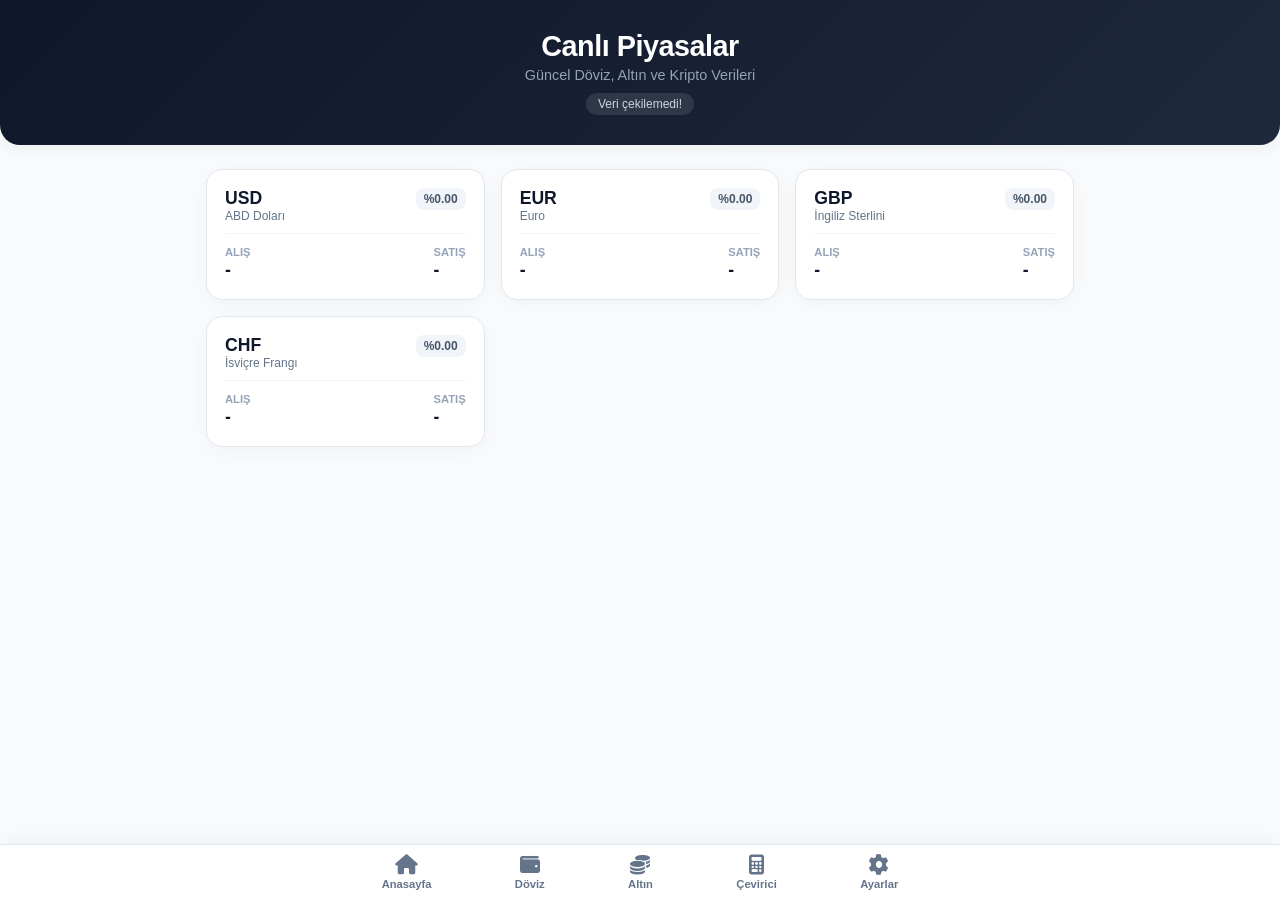
<file: index.html>
<!DOCTYPE html>
<html lang="tr">
<head>
    <meta charset="UTF-8">
    <meta name="viewport" content="width=device-width, initial-scale=1.0">
    <title>Döviz ve Finans Takip</title>
    <link rel="stylesheet" href="https://cdnjs.cloudflare.com/ajax/libs/font-awesome/6.5.1/css/all.min.css">
    <link rel="stylesheet" href="style.css">
    <link rel="manifest" href="manifest.json">
</head>
<body>

    <div id="header">
        <h2>Canlı Piyasalar</h2>
        <p>Güncel Döviz, Altın ve Kripto Verileri</p>
        <span id="update-time"><i class="fa-regular fa-clock"></i> Yükleniyor...</span>
    </div>

    <div id="container">

        <!-- DÖVİZLER -->
        <div class="card" id="card-USD">
            <div class="card-header">
                <div>
                    <h3>USD</h3>
                    <p>ABD Doları</p>
                </div>
                <span class="badge" id="USD-change">%0.00</span>
            </div>
            <div class="card-body">
                <div class="price-box">
                    <span>Alış</span>
                    <strong id="USD-buying">-</strong>
                </div>
                <div class="price-box">
                    <span>Satış</span>
                    <strong id="USD-selling">-</strong>
                </div>
            </div>
        </div>

        <div class="card" id="card-EUR">
            <div class="card-header">
                <div>
                    <h3>EUR</h3>
                    <p>Euro</p>
                </div>
                <span class="badge" id="EUR-change">%0.00</span>
            </div>
            <div class="card-body">
                <div class="price-box">
                    <span>Alış</span>
                    <strong id="EUR-buying">-</strong>
                </div>
                <div class="price-box">
                    <span>Satış</span>
                    <strong id="EUR-selling">-</strong>
                </div>
            </div>
        </div>

        <div class="card" id="card-GBP">
            <div class="card-header">
                <div>
                    <h3>GBP</h3>
                    <p>İngiliz Sterlini</p>
                </div>
                <span class="badge" id="GBP-change">%0.00</span>
            </div>
            <div class="card-body">
                <div class="price-box">
                    <span>Alış</span>
                    <strong id="GBP-buying">-</strong>
                </div>
                <div class="price-box">
                    <span>Satış</span>
                    <strong id="GBP-selling">-</strong>
                </div>
            </div>
        </div>

        <div class="card" id="card-CHF">
            <div class="card-header">
                <div>
                    <h3>CHF</h3>
                    <p>İsviçre Frangı</p>
                </div>
                <span class="badge" id="CHF-change">%0.00</span>
            </div>
            <div class="card-body">
                <div class="price-box">
                    <span>Alış</span>
                    <strong id="CHF-buying">-</strong>
                </div>
                <div class="price-box">
                    <span>Satış</span>
                    <strong id="CHF-selling">-</strong>
                </div>
            </div>
        </div>

        <!-- ALTIN ÇEŞİTLERİ -->
        

    </div>

    <div id="nav">
    <ul>
        <li>
            <a href="index.html">
                <i class="fa-solid fa-house"></i>
                <span>Anasayfa</span>
            </a>
        </li>
        <li>
                <a href="index.html">
                    <i class="fa-solid fa-wallet"></i>
                    <span>Döviz</span>
                </a>
            </li>
            <li>
                <a  href="altin.html">
                    <i class="fa-solid fa-coins"></i>
                    <span>Altın</span>
                </a>
            </li>
            <li>
                <a href="donusturucu.html">
                    <i class="fa-solid fa-calculator"></i>
                    <span>Çevirici</span>
                </a>
            </li>
            <li>
                <a href="ayarlar.html">
                    <i class="fa-solid fa-gear"></i>
                    <span>Ayarlar</span>
                </a>
            </li>
        </ul>
    </div>

    <script src="app.js"></script>

</body>
</html>
</file>
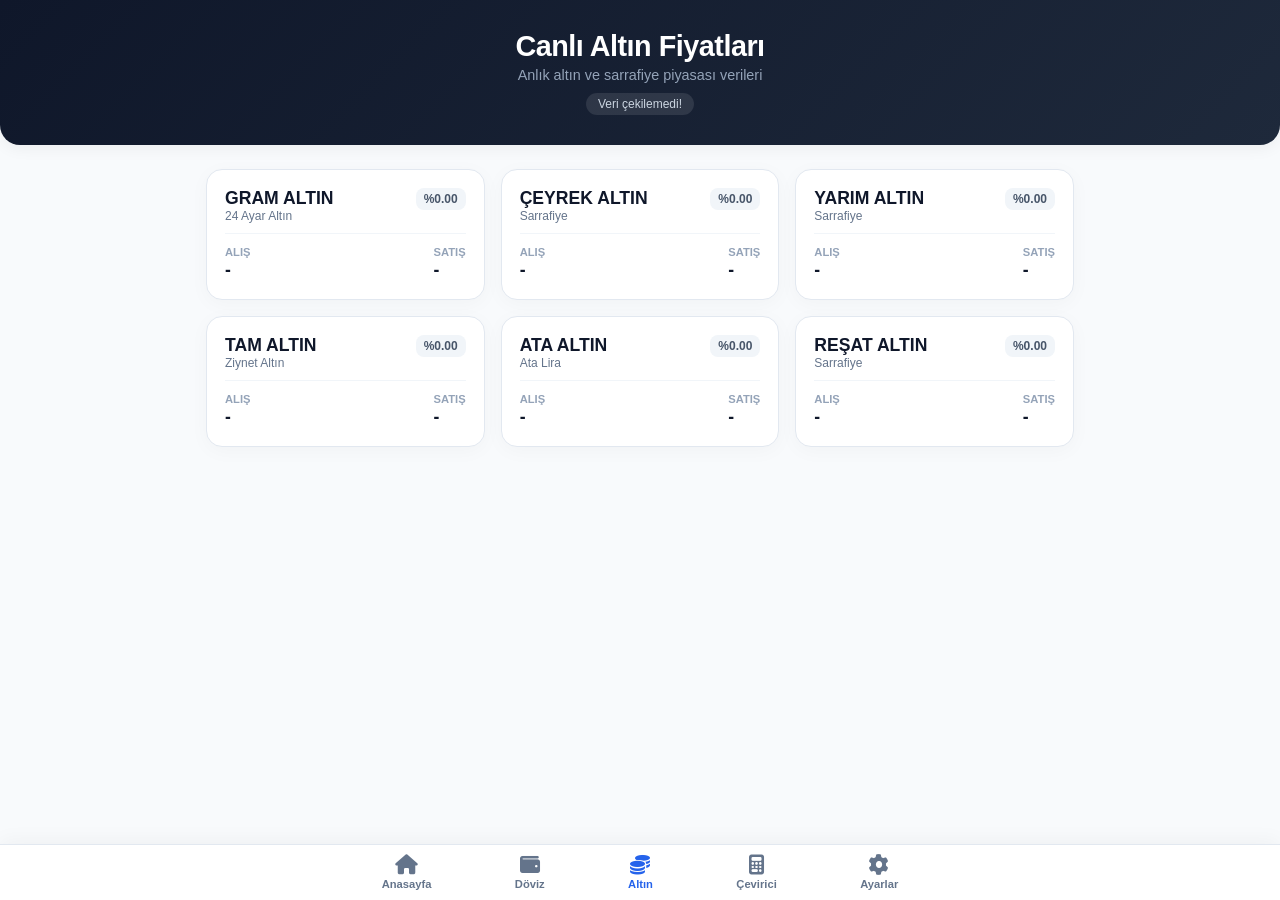
<file: altin.html>
<!DOCTYPE html>
<html lang="tr">
<head>
    <meta charset="UTF-8">
    <meta name="viewport" content="width=device-width, initial-scale=1.0">
    <title>Altın Fiyatları</title>
    <link rel="stylesheet" href="https://cdnjs.cloudflare.com/ajax/libs/font-awesome/6.5.1/css/all.min.css">
    <link rel="stylesheet" href="style.css">
</head>
<body>

    <div id="header">
        <h2>Canlı Altın Fiyatları</h2>
        <p>Anlık altın ve sarrafiye piyasası verileri</p>
        <span id="update-time"><i class="fa-regular fa-clock"></i> Yükleniyor...</span>
    </div>

    <div id="container">

        <!-- GRAM ALTIN -->
        <div class="card" id="card-GRA">
            <div class="card-header">
                <div>
                    <h3>GRAM ALTIN</h3>
                    <p>24 Ayar Altın</p>
                </div>
                <span class="badge" id="GRA-change">%0.00</span>
            </div>
            <div class="card-body">
                <div class="price-box">
                    <span>Alış</span>
                    <strong id="GRA-buying">-</strong>
                </div>
                <div class="price-box">
                    <span>Satış</span>
                    <strong id="GRA-selling">-</strong>
                </div>
            </div>
        </div>

        <!-- ÇEYREK ALTIN -->
        <div class="card" id="card-CEY">
            <div class="card-header">
                <div>
                    <h3>ÇEYREK ALTIN</h3>
                    <p>Sarrafiye</p>
                </div>
                <span class="badge" id="CEY-change">%0.00</span>
            </div>
            <div class="card-body">
                <div class="price-box">
                    <span>Alış</span>
                    <strong id="CEY-buying">-</strong>
                </div>
                <div class="price-box">
                    <span>Satış</span>
                    <strong id="CEY-selling">-</strong>
                </div>
            </div>
        </div>

        <!-- YARIM ALTIN -->
        <div class="card" id="card-YAR">
            <div class="card-header">
                <div>
                    <h3>YARIM ALTIN</h3>
                    <p>Sarrafiye</p>
                </div>
                <span class="badge" id="YAR-change">%0.00</span>
            </div>
            <div class="card-body">
                <div class="price-box">
                    <span>Alış</span>
                    <strong id="YAR-buying">-</strong>
                </div>
                <div class="price-box">
                    <span>Satış</span>
                    <strong id="YAR-selling">-</strong>
                </div>
            </div>
        </div>

        <!-- TAM ALTIN -->
        <div class="card" id="card-TAM">
            <div class="card-header">
                <div>
                    <h3>TAM ALTIN</h3>
                    <p>Ziynet Altın</p>
                </div>
                <span class="badge" id="TAM-change">%0.00</span>
            </div>
            <div class="card-body">
                <div class="price-box">
                    <span>Alış</span>
                    <strong id="TAM-buying">-</strong>
                </div>
                <div class="price-box">
                    <span>Satış</span>
                    <strong id="TAM-selling">-</strong>
                </div>
            </div>
        </div>

        <!-- ATA ALTIN -->
        <div class="card" id="card-ATA">
            <div class="card-header">
                <div>
                    <h3>ATA ALTIN</h3>
                    <p>Ata Lira</p>
                </div>
                <span class="badge" id="ATA-change">%0.00</span>
            </div>
            <div class="card-body">
                <div class="price-box">
                    <span>Alış</span>
                    <strong id="ATA-buying">-</strong>
                </div>
                <div class="price-box">
                    <span>Satış</span>
                    <strong id="ATA-selling">-</strong>
                </div>
            </div>
        </div>

        <!-- REŞAT ALTIN -->
        <div class="card" id="card-RES">
            <div class="card-header">
                <div>
                    <h3>REŞAT ALTIN</h3>
                    <p>Sarrafiye</p>
                </div>
                <span class="badge" id="RES-change">%0.00</span>
            </div>
            <div class="card-body">
                <div class="price-box">
                    <span>Alış</span>
                    <strong id="RES-buying">-</strong>
                </div>
                <div class="price-box">
                    <span>Satış</span>
                    <strong id="RES-selling">-</strong>
                </div>
            </div>
        </div>

    </div>

    <!-- Ortak Navigasyon Menüsü -->
    <div id="nav">
        <ul>
            <li><a href="index.html"><i class="fa-solid fa-house"></i><span>Anasayfa</span></a></li>
            <li><a href="doviz.html"><i class="fa-solid fa-wallet"></i><span>Döviz</span></a></li>
            <li><a href="altin.html" class="active"><i class="fa-solid fa-coins"></i><span>Altın</span></a></li>
            <li><a href="donusturucu.html"><i class="fa-solid fa-calculator"></i><span>Çevirici</span></a></li>
            <li><a href="ayarlar.html"><i class="fa-solid fa-gear"></i><span>Ayarlar</span></a></li>
        </ul>
    </div>

    <script src="app.js"></script>
</body>
</html>
</file>
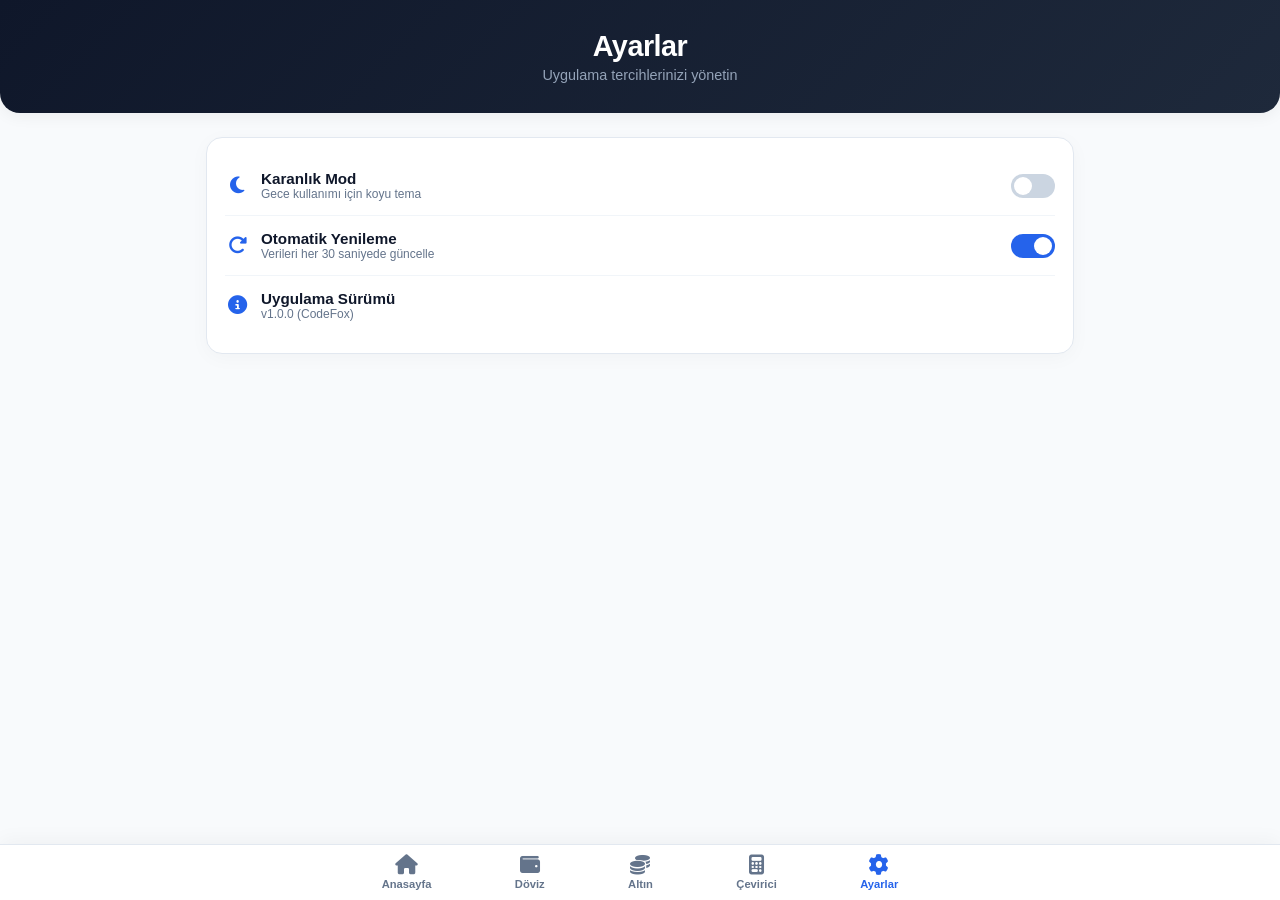
<file: ayarlar.html>
<!DOCTYPE html>
<html lang="tr">
<head>
    <meta charset="UTF-8">
    <meta name="viewport" content="width=device-width, initial-scale=1.0">
    <title>Ayarlar</title>
    <link rel="stylesheet" href="https://cdnjs.cloudflare.com/ajax/libs/font-awesome/6.5.1/css/all.min.css">
    <link rel="stylesheet" href="style.css">
</head>
<body>

    <div id="header">
        <h2>Ayarlar</h2>
        <p>Uygulama tercihlerinizi yönetin</p>
    </div>

    <div id="container">
        <div class="card settings-card">
            
            <div class="setting-item">
                <div class="setting-info">
                    <i class="fa-solid fa-moon"></i>
                    <div>
                        <h4>Karanlık Mod</h4>
                        <p>Gece kullanımı için koyu tema</p>
                    </div>
                </div>
                <label class="switch">
                    <input type="checkbox" id="dark-mode-toggle">
                    <span class="slider round"></span>
                </label>
            </div>

            <div class="setting-item">
                <div class="setting-info">
                    <i class="fa-solid fa-rotate-right"></i>
                    <div>
                        <h4>Otomatik Yenileme</h4>
                        <p>Verileri her 30 saniyede güncelle</p>
                    </div>
                </div>
                <label class="switch">
                    <input type="checkbox" id="auto-refresh-toggle" checked>
                    <span class="slider round"></span>
                </label>
            </div>

            <div class="setting-item">
                <div class="setting-info">
                    <i class="fa-solid fa-circle-info"></i>
                    <div>
                        <h4>Uygulama Sürümü</h4>
                        <p>v1.0.0 (CodeFox)</p>
                    </div>
                </div>
            </div>

        </div>
    </div>

    <!-- Ortak Navigasyon -->
    <div id="nav">
        <ul>
            <li><a href="index.html"><i class="fa-solid fa-house"></i><span>Anasayfa</span></a></li>
            <li><a href="doviz.html"><i class="fa-solid fa-wallet"></i><span>Döviz</span></a></li>
            <li><a href="altin.html"><i class="fa-solid fa-coins"></i><span>Altın</span></a></li>
            <li><a href="donusturucu.html"><i class="fa-solid fa-calculator"></i><span>Çevirici</span></a></li>
            <li><a href="ayarlar.html" class="active"><i class="fa-solid fa-gear"></i><span>Ayarlar</span></a></li>
        </ul>
    </div>
    <script src="app.js"></script>
</body>
</html>
</file>
<file: style.css>
/* ==========================================
   1. GENEL SIFIRLAMA VE TEMEL STİLLER
   ========================================== */
* {
    margin: 0;
    padding: 0;
    box-sizing: border-box;
    font-family: 'Segoe UI', Roboto, Helvetica, Arial, sans-serif;
}

body {
    background-color: #f8fafc;
    color: #0f172a;
    padding-bottom: 90px; /* Alt navigasyon menüsünün içeriği kapatmaması için */
    min-height: 100vh;
}

/* ==========================================
   2. HEADER (ÜST BİLGİ ALANI)
   ========================================== */
#header {
    background: linear-gradient(135deg, #0f172a 0%, #1e293b 100%);
    color: #ffffff;
    text-align: center;
    padding: 30px 20px;
    border-bottom-left-radius: 20px;
    border-bottom-right-radius: 20px;
    margin-bottom: 24px;
    box-shadow: 0 4px 15px rgba(0, 0, 0, 0.05);
}

#header h2 {
    font-size: 1.8rem;
    font-weight: 700;
    letter-spacing: -0.5px;
}

#header p {
    font-size: 0.9rem;
    color: #94a3b8;
    margin-top: 4px;
}

#update-time {
    display: inline-block;
    margin-top: 10px;
    font-size: 0.75rem;
    background: rgba(255, 255, 255, 0.1);
    padding: 4px 12px;
    border-radius: 12px;
    color: #cbd5e1;
}

/* ==========================================
   3. ANA KAPSAYICI (GRID DÜZENİ)
   ========================================== */
#container {
    max-width: 900px;
    margin: 0 auto 30px auto;
    padding: 0 16px;
    display: grid;
    grid-template-columns: repeat(auto-fit, minmax(260px, 1fr));
    gap: 16px;
}

/* ==========================================
   4. KART TASARIMLARI (DÖVİZ & ALTIN)
   ========================================== */
.card {
    background-color: #ffffff;
    border-radius: 16px;
    padding: 18px;
    box-shadow: 0 4px 20px rgba(0, 0, 0, 0.03);
    border: 1px solid #e2e8f0;
    display: flex;
    flex-direction: column;
    justify-content: space-between;
    transition: transform 0.2s ease, box-shadow 0.2s ease;
}

.card:hover {
    transform: translateY(-2px);
    box-shadow: 0 8px 25px rgba(0, 0, 0, 0.06);
}

.card-header {
    display: flex;
    justify-content: space-between;
    align-items: flex-start;
    border-bottom: 1px solid #f1f5f9;
    padding-bottom: 10px;
    margin-bottom: 12px;
}

.card-header h3 {
    font-size: 1.1rem;
    color: #0f172a;
    font-weight: 700;
}

.card-header p {
    font-size: 0.75rem;
    color: #64748b;
}

/* Yüzde Değişim Rozetleri */
.badge {
    font-size: 0.75rem;
    font-weight: 700;
    padding: 4px 8px;
    border-radius: 8px;
    background-color: #f1f5f9;
    color: #475569;
}

.badge.up {
    background-color: #dcfce7;
    color: #15803d;
}

.badge.down {
    background-color: #fee2e2;
    color: #b91c1c;
}

/* Fiyat Kutuları */
.card-body {
    display: flex;
    justify-content: space-between;
    gap: 10px;
}

.price-box {
    display: flex;
    flex-direction: column;
}

.price-box span {
    font-size: 0.7rem;
    color: #94a3b8;
    text-transform: uppercase;
    font-weight: 600;
}

.price-box strong {
    font-size: 1.1rem;
    color: #0f172a;
    margin-top: 2px;
}

/* ==========================================
   5. DÖVİZ ÇEVİRİCİ SAYFASI (donusturucu.html)
   ========================================== */
.converter-card {
    grid-column: 1 / -1;
}

.converter-body {
    display: flex;
    flex-direction: column;
    gap: 16px;
}

.field-group {
    display: flex;
    flex-direction: column;
    gap: 6px;
}

.field-group label {
    font-size: 0.8rem;
    color: #64748b;
    font-weight: 600;
}

.field-group input, 
.field-group select {
    padding: 14px;
    border: 1px solid #cbd5e1;
    border-radius: 12px;
    font-size: 1rem;
    font-weight: 600;
    color: #0f172a;
    background-color: #f8fafc;
    outline: none;
    transition: border-color 0.2s ease;
}

.field-group input:focus, 
.field-group select:focus {
    border-color: #2563eb;
}

.swap-btn {
    align-self: center;
    background-color: #e2e8f0;
    width: 42px;
    height: 42px;
    border-radius: 50%;
    display: flex;
    align-items: center;
    justify-content: center;
    color: #334155;
    cursor: pointer;
    transition: background-color 0.2s ease, transform 0.2s ease;
}

.swap-btn:hover {
    background-color: #cbd5e1;
    transform: rotate(180deg);
}

.result-box {
    margin-top: 8px;
    padding: 16px;
    background-color: #eff6ff;
    border-radius: 12px;
    text-align: center;
    border: 1px solid #bfdbfe;
}

.result-box span {
    font-size: 0.8rem;
    color: #3b82f6;
    font-weight: 600;
}

.result-box h2 {
    color: #1d4ed8;
    font-size: 1.8rem;
    margin-top: 4px;
}

/* ==========================================
   6. AYARLAR SAYFASI (ayarlar.html)
   ========================================== */
.settings-card {
    grid-column: 1 / -1;
}

.setting-item {
    display: flex;
    justify-content: space-between;
    align-items: center;
    padding: 14px 0;
    border-bottom: 1px solid #f1f5f9;
}

.setting-item:last-child {
    border-bottom: none;
}

.setting-info {
    display: flex;
    align-items: center;
    gap: 12px;
}

.setting-info i {
    font-size: 1.2rem;
    color: #2563eb;
    width: 24px;
    text-align: center;
}

.setting-info h4 {
    font-size: 0.95rem;
    color: #0f172a;
}

.setting-info p {
    font-size: 0.75rem;
    color: #64748b;
}

/* Toggle Switch Stili */
.switch {
    position: relative;
    display: inline-block;
    width: 44px;
    height: 24px;
}

.switch input {
    opacity: 0;
    width: 0;
    height: 0;
}

.slider {
    position: absolute;
    cursor: pointer;
    top: 0; left: 0; right: 0; bottom: 0;
    background-color: #cbd5e1;
    transition: .3s;
    border-radius: 24px;
}

.slider:before {
    position: absolute;
    content: "";
    height: 18px;
    width: 18px;
    left: 3px;
    bottom: 3px;
    background-color: white;
    transition: .3s;
    border-radius: 50%;
}

input:checked + .slider {
    background-color: #2563eb;
}

input:checked + .slider:before {
    transform: translateX(20px);
}

/* ==========================================
   7. ALT NAVİGASYON MENÜSÜ (#nav)
   ========================================== */
#nav {
    position: fixed;
    bottom: 0;
    left: 0;
    width: 100%;
    background-color: #ffffff;
    border-top: 1px solid #e2e8f0;
    box-shadow: 0 -4px 20px rgba(0, 0, 0, 0.04);
    z-index: 1000;
}

#nav ul {
    display: flex;
    justify-content: space-around;
    align-items: center;
    list-style: none;
    padding: 10px 0;
    max-width: 600px;
    margin: 0 auto;
}

#nav li a {
    text-decoration: none;
    color: #64748b;
    display: flex;
    flex-direction: column;
    align-items: center;
    font-size: 0.7rem;
    font-weight: 600;
    transition: color 0.2s ease;
}

#nav li a i {
    font-size: 1.25rem;
    margin-bottom: 3px;
}

#nav li a:hover,
#nav li a.active {
    color: #2563eb;
}
</file>
